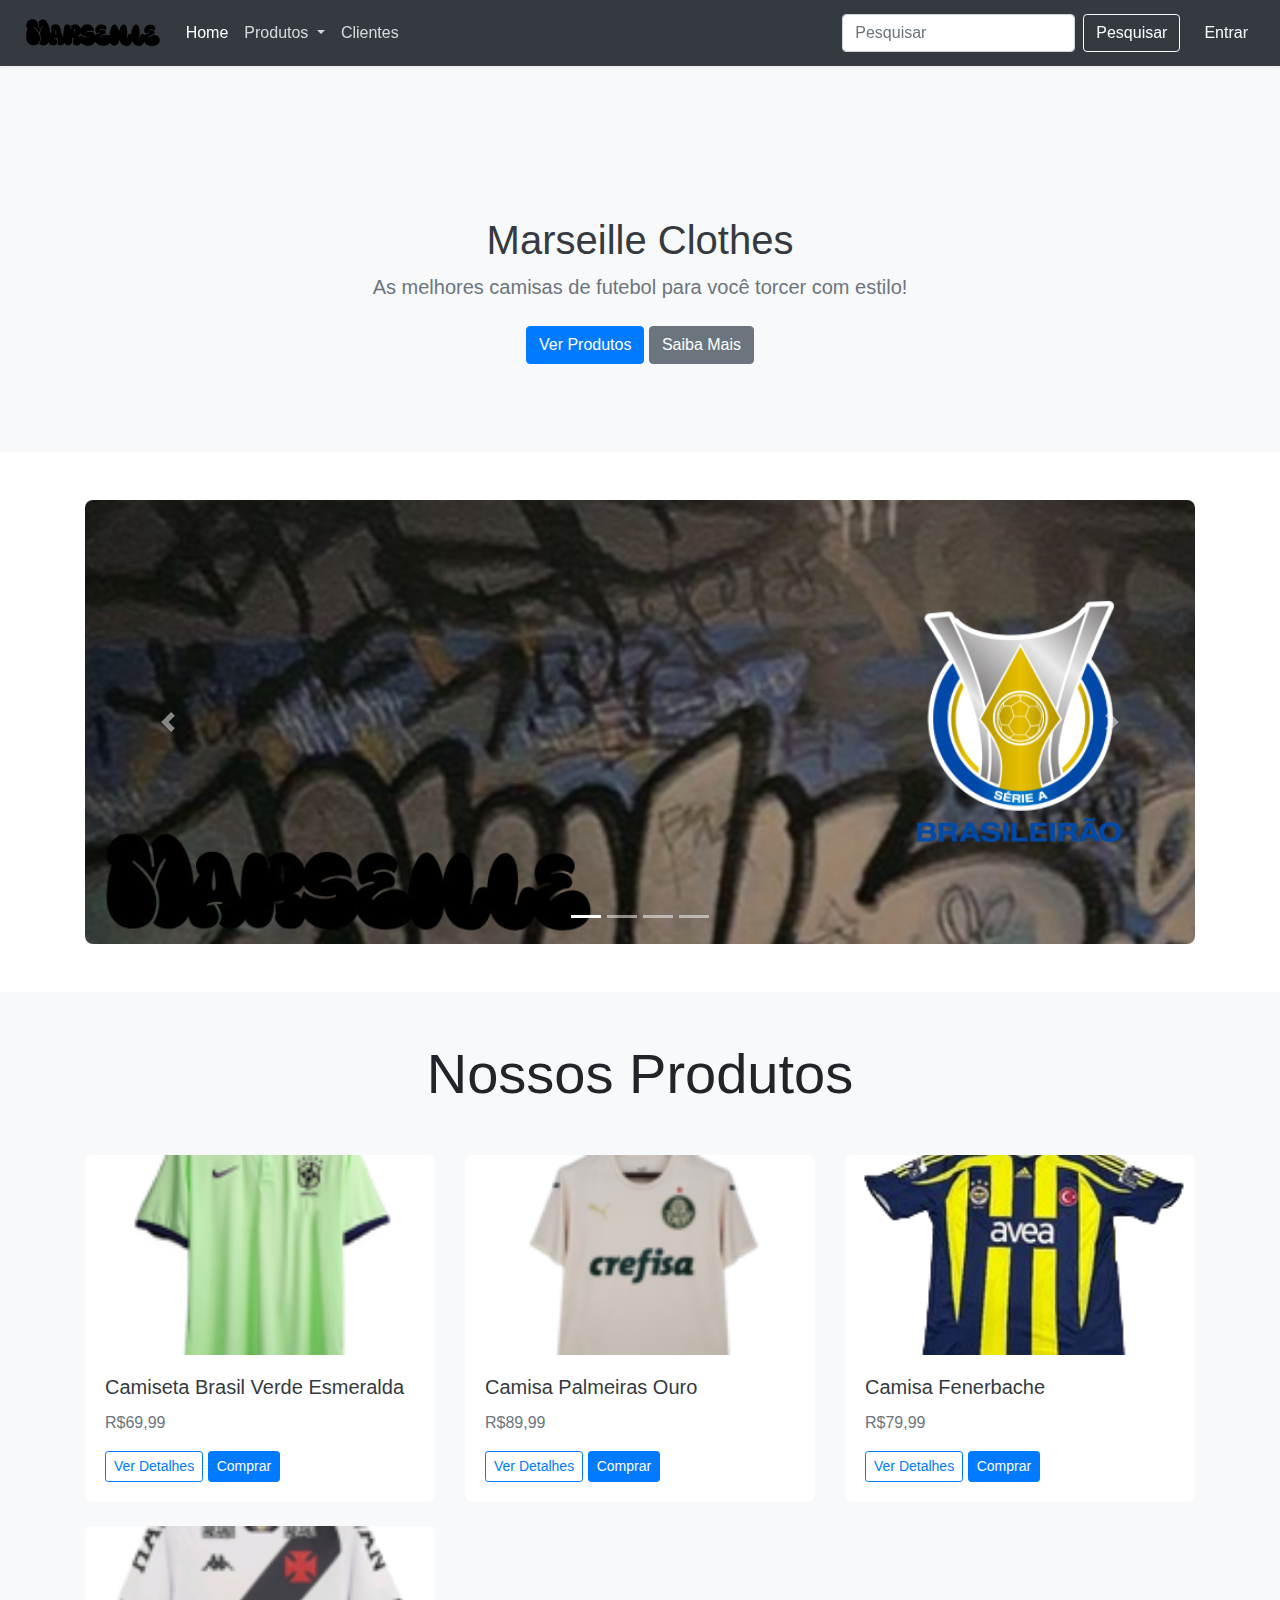
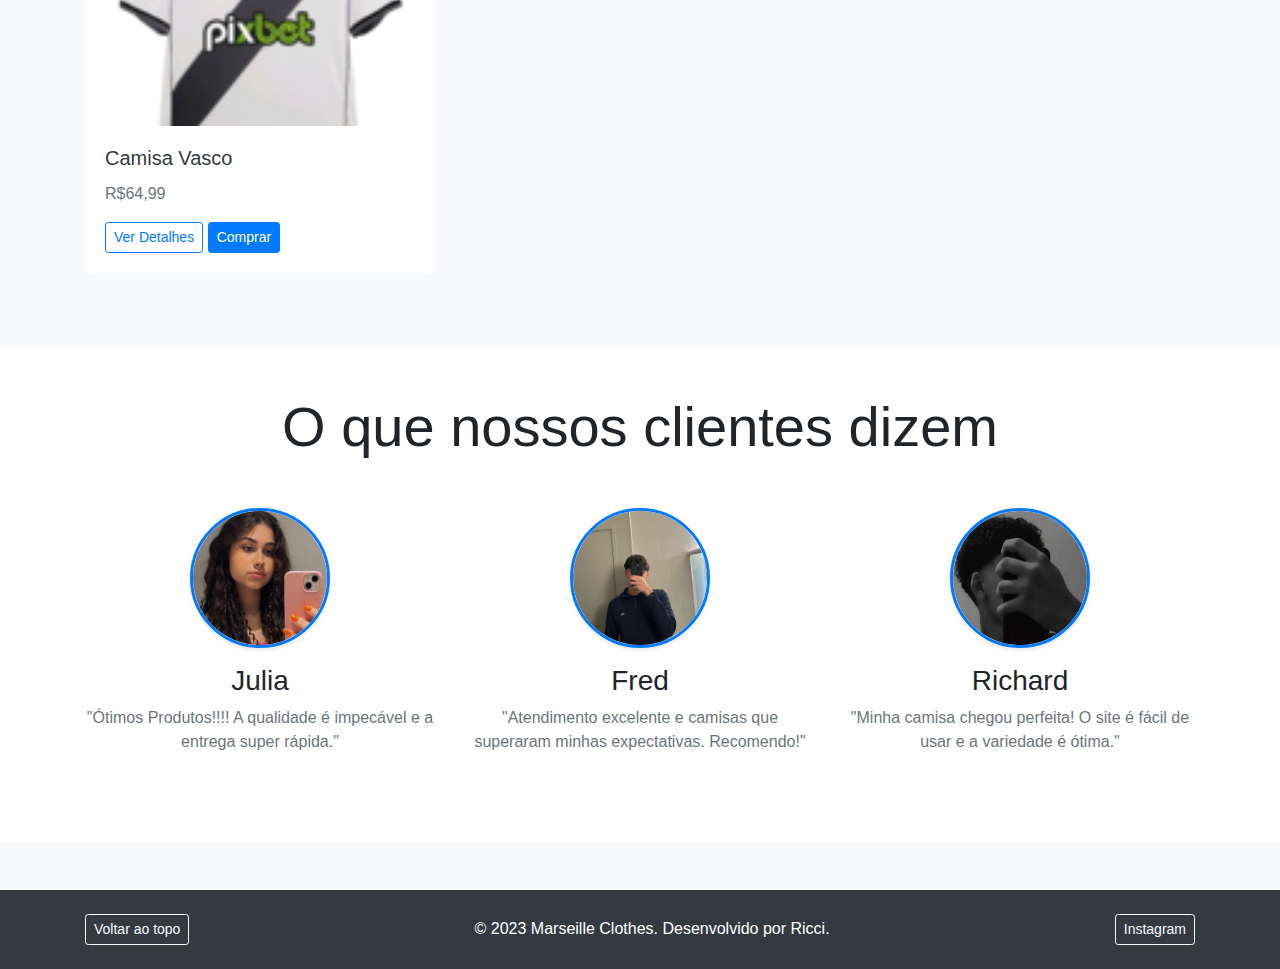
<file: loja_ricci/index.html>
<!DOCTYPE html>
<html lang="pt-br">
<head>
  <meta charset="utf-8">
  <meta name="viewport" content="width=device-width, initial-scale=1, shrink-to-fit=no">
  <link rel="stylesheet" href="https://stackpath.bootstrapcdn.com/bootstrap/4.1.3/css/bootstrap.min.css">
  <link rel="shortcut icon" href="fotos/icone.png" type="image/png">
  <link rel="stylesheet" href="index.css">
  <title>Marseille Clothes - Sua Loja de Camisas</title>
</head>

<body>
  <div id="topo"></div>
  <header>
    <nav class="navbar navbar-expand-lg navbar-dark bg-dark fixed-top"> <!-- Navbar escura e fixa no topo -->
      <a class="navbar-brand" href="index.html">
        <img src="fotos/marseille-removebg-preview.png" alt="Marseille Clothes" height="40"> <!-- Ajuste de altura -->
      </a>
      <button class="navbar-toggler" type="button" data-toggle="collapse" data-target="#conteudoNavbarSuportado"
        aria-controls="conteudoNavbarSuportado" aria-expanded="false" aria-label="Alterna navegação">
        <span class="navbar-toggler-icon"></span>
      </button>

      <div class="collapse navbar-collapse" id="conteudoNavbarSuportado">
        <ul class="navbar-nav mr-auto">
          <li class="nav-item active">
            <a class="nav-link" href="index.html">Home <span class="sr-only">(atual)</span></a>
          </li>
          <li class="nav-item dropdown">
            <a class="nav-link dropdown-toggle" href="#" id="navbarDropdown" role="button" data-toggle="dropdown"
              aria-haspopup="true" aria-expanded="false">
              Produtos
            </a>
            <div class="dropdown-menu" aria-labelledby="navbarDropdown">
              <a class="dropdown-item" href="produto1.html">Camisa Palmeiras</a>
              <div class="dropdown-divider"></div>
              <a class="dropdown-item" href="produto2.html">Camisa Fenerbache</a>
              <div class="dropdown-divider"></div>
              <a class="dropdown-item" href="produto3.html">Camisa Brasil</a>
              <div class="dropdown-divider"></div>
              <a class="dropdown-item" href="produto4.html">Camisa Vasco</a>
            </div>
          </li>
          <li class="nav-item">
            <a class="nav-link" href="#clientes">Clientes</a> <!-- Link para a seção de clientes -->
          </li>
        </ul>
        <form class="form-inline my-2 my-lg-0">
          <input class="form-control mr-sm-2" type="search" placeholder="Pesquisar" aria-label="Pesquisar">
          <button class="btn btn-outline-light my-2 my-sm-0" type="submit">Pesquisar</button>
          <a class="nav-link text-light ml-2" href="login.html">Entrar</a> <!-- Texto do link em branco -->
        </form>
      </div>
    </nav>
  </header>

  <main role="main" class="mt-5 pt-5"> <!-- Adiciona margem superior para a navbar fixa -->
    <section class="jumbotron text-center bg-light"> <!-- Seção de destaque -->
      <div class="container">
        <h1 class="jumbotron-heading">Marseille Clothes</h1>
        <p class="lead text-muted">As melhores camisas de futebol para você torcer com estilo!</p>
        <p>
          <a href="#produtos" class="btn btn-primary my-2">Ver Produtos</a>
          <a href="#" class="btn btn-secondary my-2">Saiba Mais</a>
        </p>
      </div>
    </section>

    <section class="py-5 bg-white"> <!-- Carrossel de banners -->
      <div class="container">
        <div id="carouselExampleIndicators" class="carousel slide" data-ride="carousel">
          <ol class="carousel-indicators">
            <li data-target="#carouselExampleIndicators" data-slide-to="0" class="active"></li>
            <li data-target="#carouselExampleIndicators" data-slide-to="1"></li>
            <li data-target="#carouselExampleIndicators" data-slide-to="2"></li>
            <li data-target="#carouselExampleIndicators" data-slide-to="3"></li>
          </ol>
          <div class="carousel-inner">
            <div class="carousel-item active">
              <img class="d-block w-100" src="fotos/banner1.png" alt="Primeiro Slide">
            </div>
            <div class="carousel-item">
              <img class="d-block w-100" src="fotos/banner2.png" alt="Segundo Slide">
            </div>
            <div class="carousel-item">
              <img class="d-block w-100" src="fotos/banner3.png" alt="Terceiro Slide">
            </div>
            <div class="carousel-item">
              <img class="d-block w-100" src="fotos/banner4.png" alt="Quarto Slide">
            </div>
          </div>
          <a class="carousel-control-prev" href="#carouselExampleIndicators" role="button" data-slide="prev">
            <span class="carousel-control-prev-icon" aria-hidden="true"></span>
            <span class="sr-only">Anterior</span>
          </a>
          <a class="carousel-control-next" href="#carouselExampleIndicators" role="button" data-slide="next">
            <span class="carousel-control-next-icon" aria-hidden="true"></span>
            <span class="sr-only">Próximo</span>
          </a>
        </div>
      </div>
    </section>

    <section id="produtos" class="py-5 bg-light"> <!-- Seção de produtos -->
      <div class="container">
        <h2 class="text-center mb-5 display-4">Nossos Produtos</h2>
        <div class="row">
          <div class="col-md-4 mb-4">
            <div class="card shadow-sm h-100">
              <img class="card-img-top" src="fotos/brasil (2).png" alt="Camiseta Brasil">
              <div class="card-body d-flex flex-column">
                <h5 class="card-title">Camiseta Brasil Verde Esmeralda</h5>
                <p class="card-text text-muted">R$69,99</p>
                <div class="mt-auto">
                  <a href="produto3.html" class="btn btn-sm btn-outline-primary">Ver Detalhes</a>
                  <a href="produto3.html" class="btn btn-sm btn-primary">Comprar</a>
                </div>
              </div>
            </div>
          </div>
          <div class="col-md-4 mb-4">
            <div class="card shadow-sm h-100">
              <img class="card-img-top" src="fotos/palmeiras.png" alt="Camisa Palmeiras">
              <div class="card-body d-flex flex-column">
                <h5 class="card-title">Camisa Palmeiras Ouro</h5>
                <p class="card-text text-muted">R$89,99</p>
                <div class="mt-auto">
                  <a href="produto1.html" class="btn btn-sm btn-outline-primary">Ver Detalhes</a>
                  <a href="produto1.html" class="btn btn-sm btn-primary">Comprar</a>
                </div>
              </div>
            </div>
          </div>
          <div class="col-md-4 mb-4">
            <div class="card shadow-sm h-100">
              <img class="card-img-top" src="fotos/fenerbache__1_-removebg-preview.png" alt="Camisa Fenerbache">
              <div class="card-body d-flex flex-column">
                <h5 class="card-title">Camisa Fenerbache</h5>
                <p class="card-text text-muted">R$79,99</p>
                <div class="mt-auto">
                  <a href="produto2.html" class="btn btn-sm btn-outline-primary">Ver Detalhes</a>
                  <a href="produto2.html" class="btn btn-sm btn-primary">Comprar</a>
                </div>
              </div>
            </div>
          </div>
          <div class="col-md-4 mb-4">
            <div class="card shadow-sm h-100">
              <img class="card-img-top" src="fotos/vasco.png" alt="Camisa Vasco">
              <div class="card-body d-flex flex-column">
                <h5 class="card-title">Camisa Vasco</h5>
                <p class="card-text text-muted">R$64,99</p>
                <div class="mt-auto">
                  <a href="produto4.html" class="btn btn-sm btn-outline-primary">Ver Detalhes</a>
                  <a href="produto4.html" class="btn btn-sm btn-primary">Comprar</a>
                </div>
              </div>
            </div>
          </div>
          <!-- Adicione mais produtos aqui se desejar -->
        </div>
      </div>
    </section>

    <section id="clientes" class="py-5 bg-white"> <!-- Seção de clientes -->
      <div class="container">
        <h2 class="text-center mb-5 display-4">O que nossos clientes dizem</h2>
        <div class="row text-center">
          <div class="col-md-4 mb-4">
            <img class="rounded-circle mb-3" src="fotos/julia.png" alt="Julia" width="140" height="140">
            <h3>Julia</h3>
            <p class="text-muted">"Ótimos Produtos!!!! A qualidade é impecável e a entrega super rápida."</p>
          </div>
          <div class="col-md-4 mb-4">
            <img class="rounded-circle mb-3" src="fotos/fred.png" alt="Fred" width="140" height="140">
            <h3>Fred</h3>
            <p class="text-muted">"Atendimento excelente e camisas que superaram minhas expectativas. Recomendo!"</p>
          </div>
          <div class="col-md-4 mb-4">
            <img class="rounded-circle mb-3" src="fotos/richard.png" alt="Richard" width="140" height="140">
            <h3>Richard</h3>
            <p class="text-muted">"Minha camisa chegou perfeita! O site é fácil de usar e a variedade é ótima."</p>
          </div>
        </div>
      </div>
    </section>
  </main>

  <footer class="bg-dark text-white py-4 mt-5"> <!-- Rodapé escuro -->
    <div class="container d-flex justify-content-between align-items-center">
      <a href="#topo" class="btn btn-sm btn-outline-light">Voltar ao topo</a>
      <p class="mb-0">&copy; 2023 Marseille Clothes. Desenvolvido por Ricci.</p>
      <a href="https://www.instagram.com/heitorriccii/" target="_blank" class="btn btn-sm btn-outline-light">Instagram</a>
    </div>
  </footer>

  <script src="https://code.jquery.com/jquery-3.3.1.slim.min.js"></script>
  <script src="https://cdnjs.cloudflare.com/ajax/libs/popper.js/1.14.3/umd/popper.min.js"></script>
  <script src="https://stackpath.bootstrapcdn.com/bootstrap/4.1.3/js/bootstrap.min.js"></script>
</body>
</html>
</file>
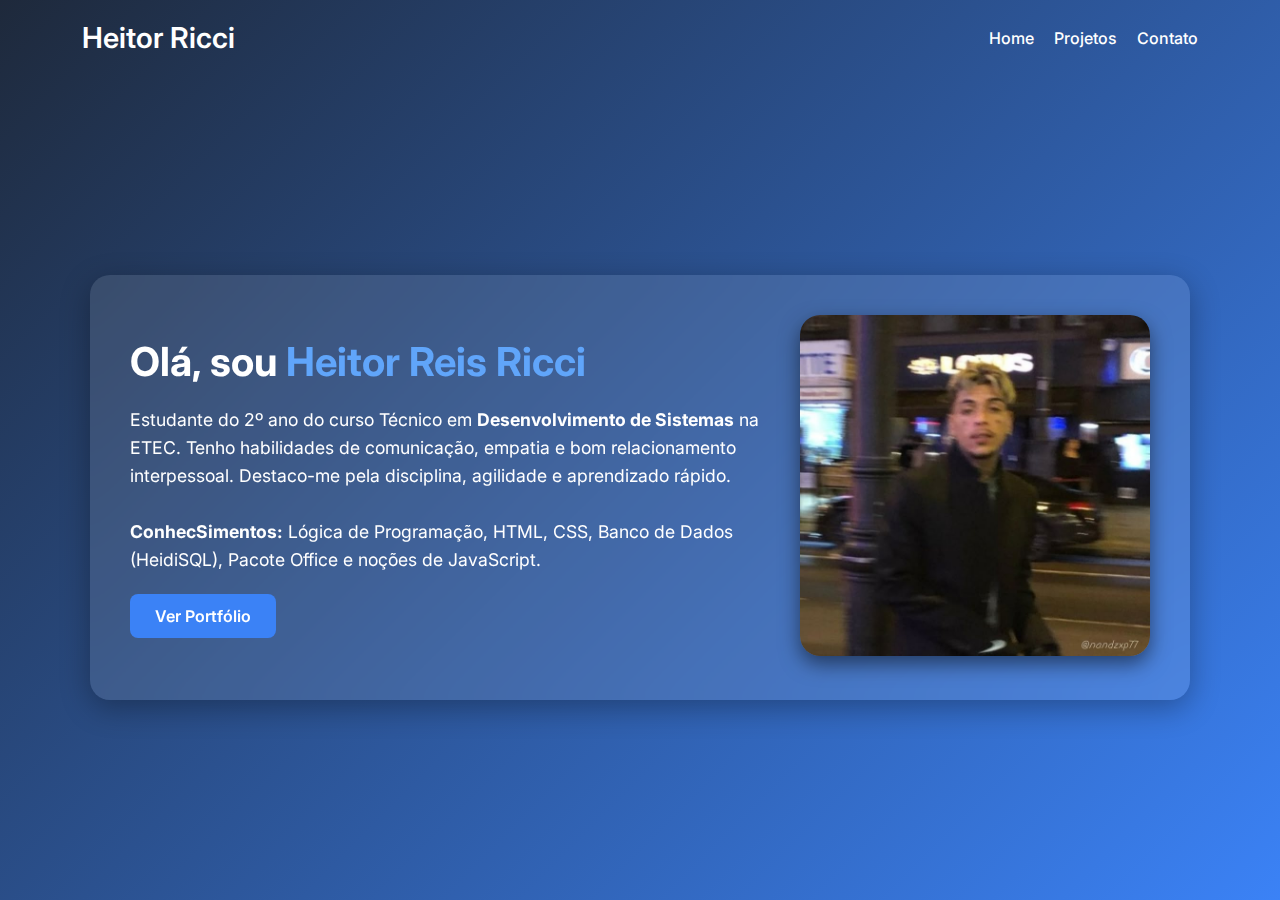
<file: Portifólio_Pro_ricci/index.html>
<!DOCTYPE html>
<html lang="pt-BR">
<head>
    <meta charset="UTF-8">
    <meta name="viewport" content="width=device-width, initial-scale=1.0">
    <title>Portfólio | Heitor Ricci</title>
    <link rel="stylesheet" href="style.css">
    <link href="https://fonts.googleapis.com/css2?family=Inter:wght@400;600&display=swap" rel="stylesheet">
</head>
<body>
    <header>
        <nav class="navbar">
            <div class="logo">Heitor Ricci</div>
            <ul class="nav-links">
                <li><a href="#">Home</a></li>
                <li><a href="#">Projetos</a></li>
                <li><a href="#">Contato</a></li>
            </ul>
        </nav>
    </header>

    <main class="container">
        <div class="content">
            <div class="text-section">
                <h1>Olá, sou <span>Heitor Reis Ricci</span></h1>
                <p>
                    Estudante do 2º ano do curso Técnico em <strong>Desenvolvimento de Sistemas</strong> na ETEC.
                    Tenho habilidades de comunicação, empatia e bom relacionamento interpessoal.
                    Destaco-me pela disciplina, agilidade e aprendizado rápido.
                    <br><br>
                    <strong>ConhecSimentos:</strong> Lógica de Programação, HTML, CSS, Banco de Dados (HeidiSQL),
                    Pacote Office e noções de JavaScript.
                </p>
                <a href="#" class="btn">Ver Portfólio</a>
            </div>
            <div class="image-section">
                <img src="Kevinft.jpg" alt="Foto de Heitor">
            </div>
        </div>
    </main>
</body>
</html>
</file>
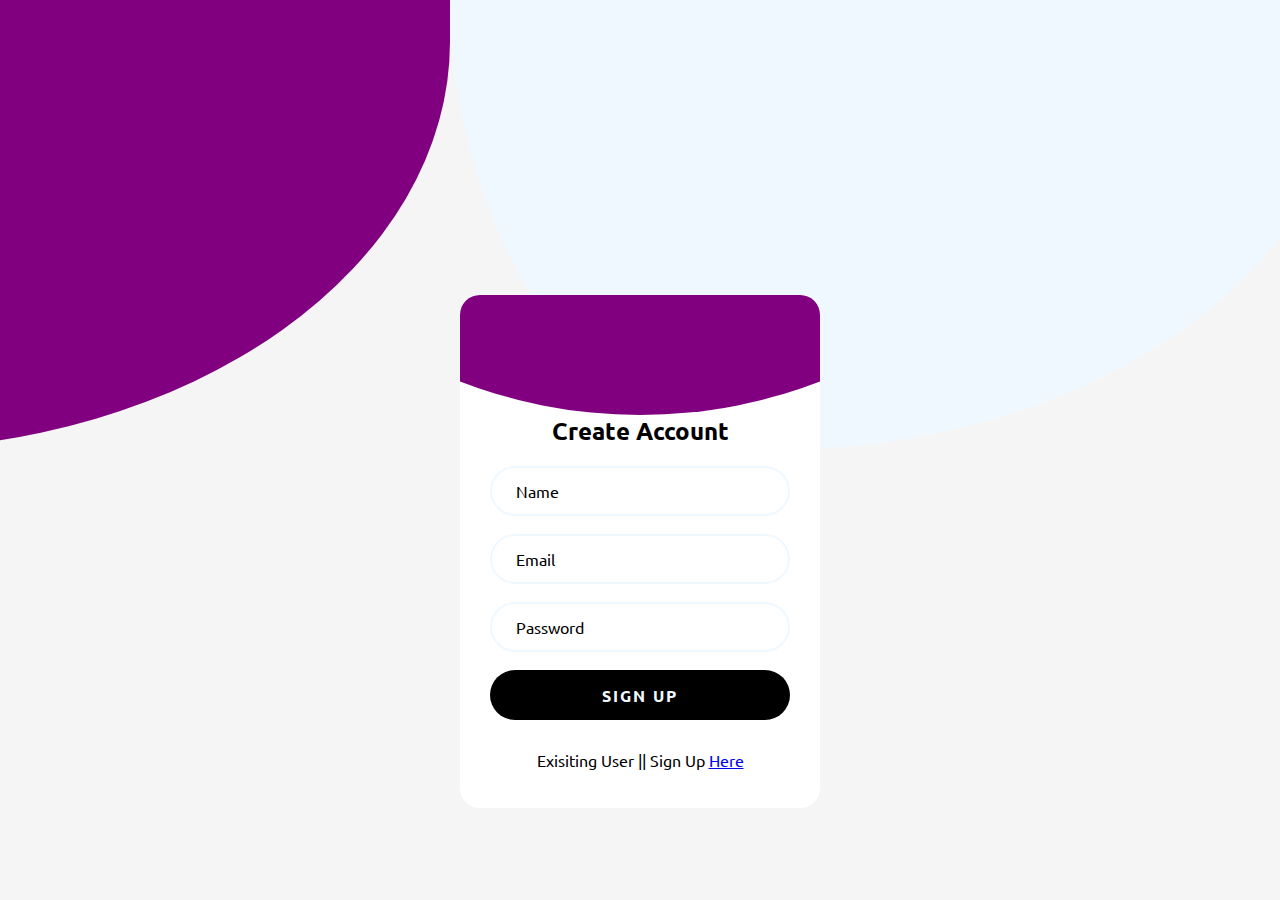
<file: SITEPRATICA/index.htm>
<!DOCTYPE html>
<html lang="en">
<head>
    <meta charset="UTF-8">
    <meta name="viewport" content="width=device-width, initial-scale=1.0">
    <link href='https://unpkg.com/boxicons@2.1.4/css/boxicons.min.css' rel='stylesheet'>
    <link rel="stylesheet" href="estilo.css">\
    <link rel="icon" type="image/png" href="file:///E:/SITEPRATICA/imgs/signup.png">


    <title>SIGN UP</title>
</head>
<body>
    <div class="circle"></div>
    <div class="card">
        <div class="logo">
            <i class='money-withdraw'></i>
            <h2>Create Account</h2>
            <form class="form">
            <input type="text" placeholder="Name">
            <input type="email" placeholder="Email">
            <input type="password" placeholder="Password">
            <button type="submit">SIGN UP</button>
            </form>
            <footer>
                Exisiting User ||  Sign Up
                <a href="#">Here</a>
            </footer>


        
            
            
        


        </div>
    </div>

    
</body>
</html>
</file>
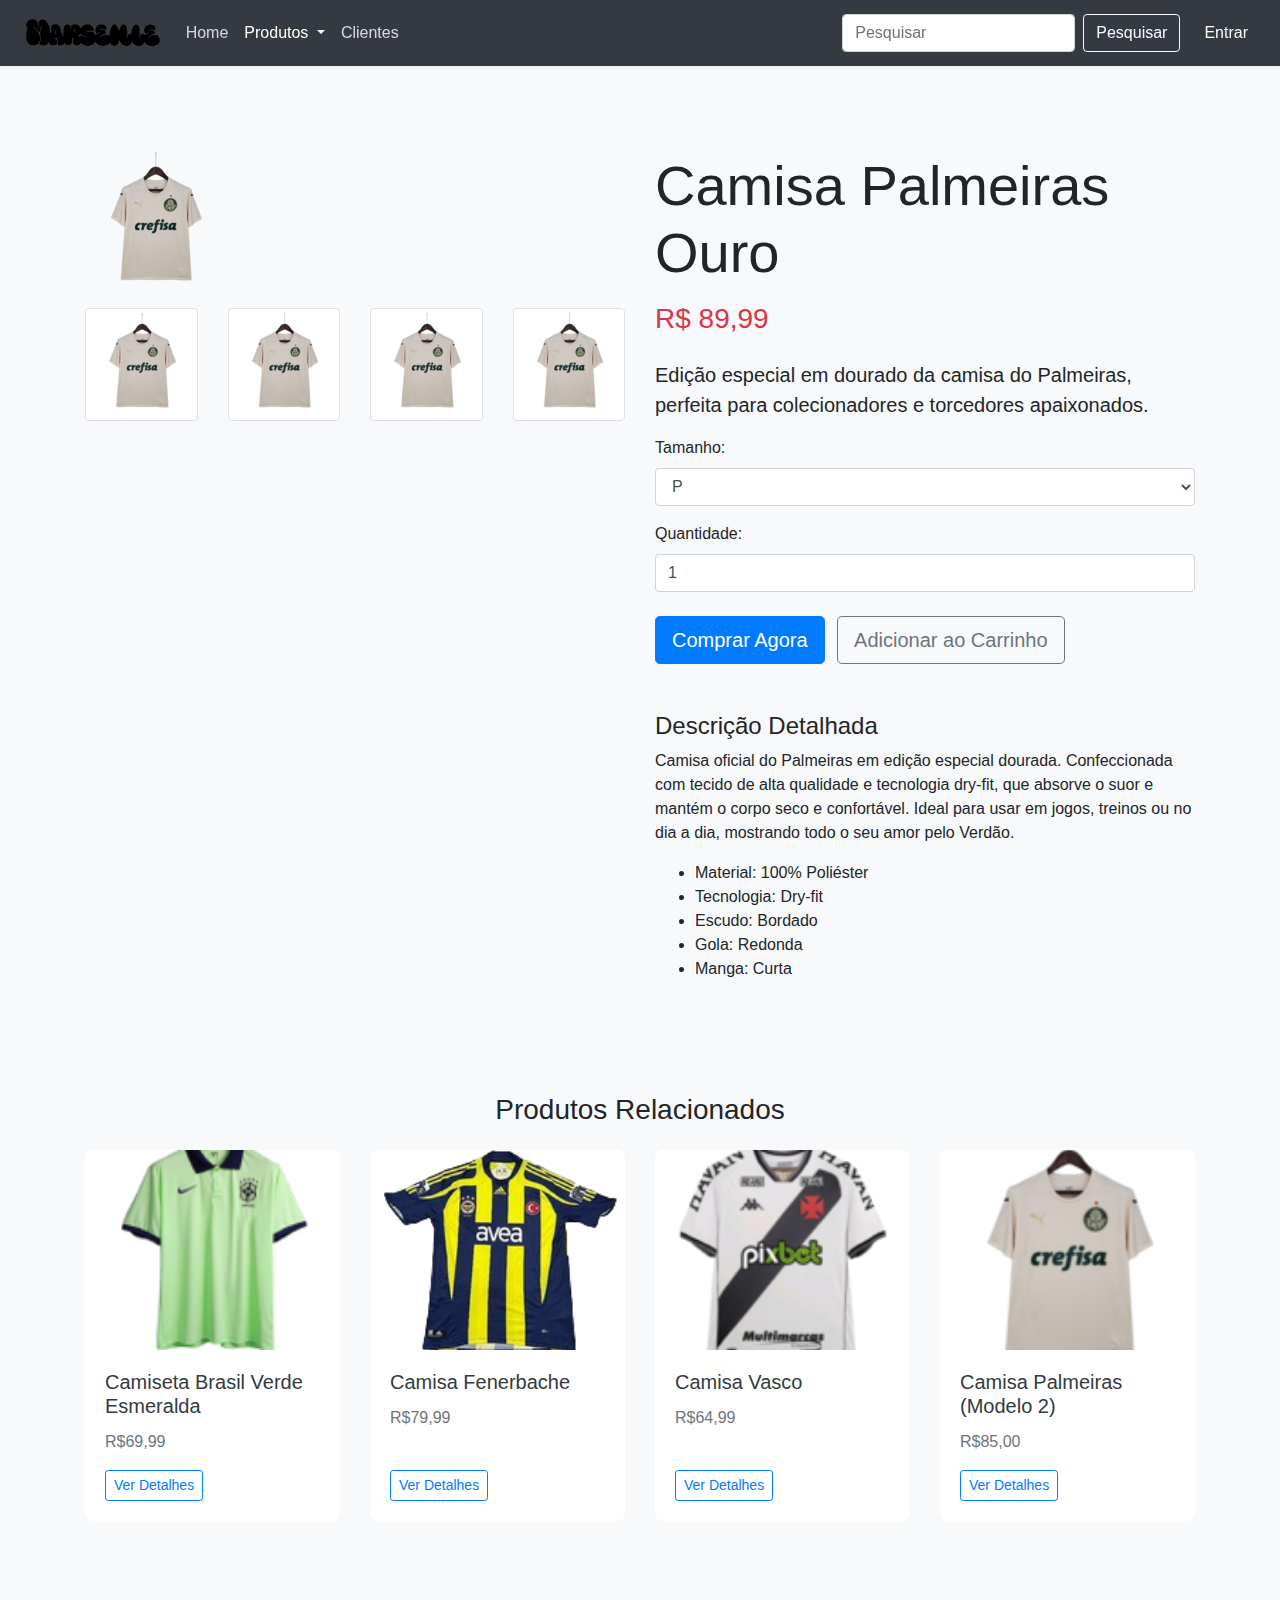
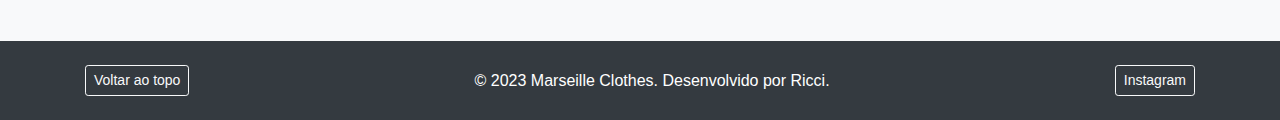
<file: loja_ricci/produto1.html>
<!DOCTYPE html>
<html lang="pt-br">
<head>
  <meta charset="utf-8">
  <meta name="viewport" content="width=device-width, initial-scale=1, shrink-to-fit=no">
  <link rel="stylesheet" href="https://stackpath.bootstrapcdn.com/bootstrap/4.1.3/css/bootstrap.min.css">
  <link rel="shortcut icon" href="fotos/icone.png" type="image/png">
  <link rel="stylesheet" href="index.css"> <!-- Mantém o mesmo CSS global -->
  <title>Camisa Palmeiras - Marseille Clothes</title>
</head>

<body>
  <div id="topo"></div>
  <header>
    <nav class="navbar navbar-expand-lg navbar-dark bg-dark fixed-top">
      <a class="navbar-brand" href="index.html">
        <img src="fotos/marseille-removebg-preview.png" alt="Marseille Clothes" height="40">
      </a>
      <button class="navbar-toggler" type="button" data-toggle="collapse" data-target="#conteudoNavbarSuportado"
        aria-controls="conteudoNavbarSuportado" aria-expanded="false" aria-label="Alterna navegação">
        <span class="navbar-toggler-icon"></span>
      </button>

      <div class="collapse navbar-collapse" id="conteudoNavbarSuportado">
        <ul class="navbar-nav mr-auto">
          <li class="nav-item">
            <a class="nav-link" href="index.html">Home</a>
          </li>
          <li class="nav-item dropdown active">
            <a class="nav-link dropdown-toggle" href="#" id="navbarDropdown" role="button" data-toggle="dropdown"
              aria-haspopup="true" aria-expanded="false">
              Produtos <span class="sr-only">(atual)</span>
            </a>
            <div class="dropdown-menu" aria-labelledby="navbarDropdown">
              <a class="dropdown-item" href="produto1.html">Camisa Palmeiras</a>
              <div class="dropdown-divider"></div>
              <a class="dropdown-item" href="produto2.html">Camisa Fenerbache</a>
              <div class="dropdown-divider"></div>
              <a class="dropdown-item" href="produto3.html">Camisa Brasil</a>
              <div class="dropdown-divider"></div>
              <a class="dropdown-item" href="produto4.html">Camisa Vasco</a>
            </div>
          </li>
          <li class="nav-item">
            <a class="nav-link" href="index.html#clientes">Clientes</a>
          </li>
        </ul>
        <form class="form-inline my-2 my-lg-0">
          <input class="form-control mr-sm-2" type="search" placeholder="Pesquisar" aria-label="Pesquisar">
          <button class="btn btn-outline-light my-2 my-sm-0" type="submit">Pesquisar</button>
          <a class="nav-link text-light ml-2" href="login.html">Entrar</a>
        </form>
      </div>
    </nav>
  </header>
  
  <main class="container my-5 pt-5">
    <div class="row">
      <div class="col-md-6">
        <img src="fotos/palmeiras.png" class="img-fluid rounded shadow-sm mb-3" alt="Camisa Palmeiras">
        <div class="row">
          <div class="col-3">
            <img src="fotos/palmeiras.png" class="img-thumbnail rounded" alt="Miniatura 1">
          </div>
          <div class="col-3">
            <img src="fotos/palmeiras.png" class="img-thumbnail rounded" alt="Miniatura 2">
          </div>
          <div class="col-3">
            <img src="fotos/palmeiras.png" class="img-thumbnail rounded" alt="Miniatura 3">
          </div>
          <div class="col-3">
            <img src="fotos/palmeiras.png" class="img-thumbnail rounded" alt="Miniatura 4">
          </div>
        </div>
      </div>
      <div class="col-md-6">
        <h1 class="display-4 mb-3">Camisa Palmeiras Ouro</h1>
        <h3 class="text-danger mb-4">R$ 89,99</h3>
        <p class="lead">Edição especial em dourado da camisa do Palmeiras, perfeita para colecionadores e torcedores apaixonados.</p>
        
        <div class="form-group">
          <label for="tamanho">Tamanho:</label>
          <select class="form-control" id="tamanho">
            <option>P</option>
            <option>M</option>
            <option>G</option>
            <option>GG</option>
          </select>
        </div>
        <div class="form-group">
          <label for="quantidade">Quantidade:</label>
          <input type="number" class="form-control" id="quantidade" value="1" min="1">
        </div>

        <div class="mt-4">
          <button class="btn btn-primary btn-lg mr-2">Comprar Agora</button>
          <button class="btn btn-outline-secondary btn-lg">Adicionar ao Carrinho</button>
        </div>
        
        <div class="mt-5">
          <h4>Descrição Detalhada</h4>
          <p>Camisa oficial do Palmeiras em edição especial dourada. Confeccionada com tecido de alta qualidade e tecnologia dry-fit, que absorve o suor e mantém o corpo seco e confortável. Ideal para usar em jogos, treinos ou no dia a dia, mostrando todo o seu amor pelo Verdão.</p>
          <ul>
            <li>Material: 100% Poliéster</li>
            <li>Tecnologia: Dry-fit</li>
            <li>Escudo: Bordado</li>
            <li>Gola: Redonda</li>
            <li>Manga: Curta</li>
          </ul>
        </div>
      </div>
    </div>

    <section class="my-5 py-5 bg-light rounded shadow-sm">
      <h3 class="text-center mb-4">Produtos Relacionados</h3>
      <div class="row">
        <div class="col-md-3 mb-4">
          <div class="card h-100">
            <img class="card-img-top" src="fotos/brasil (2).png" alt="Camiseta Brasil">
            <div class="card-body d-flex flex-column">
              <h5 class="card-title">Camiseta Brasil Verde Esmeralda</h5>
              <p class="card-text text-muted">R$69,99</p>
              <div class="mt-auto">
                <a href="produto3.html" class="btn btn-sm btn-outline-primary">Ver Detalhes</a>
              </div>
            </div>
          </div>
        </div>
        <div class="col-md-3 mb-4">
          <div class="card h-100">
            <img class="card-img-top" src="fotos/fenerbache__1_-removebg-preview.png" alt="Camisa Fenerbache">
            <div class="card-body d-flex flex-column">
              <h5 class="card-title">Camisa Fenerbache</h5>
              <p class="card-text text-muted">R$79,99</p>
              <div class="mt-auto">
                <a href="produto2.html" class="btn btn-sm btn-outline-primary">Ver Detalhes</a>
              </div>
            </div>
          </div>
        </div>
        <div class="col-md-3 mb-4">
          <div class="card h-100">
            <img class="card-img-top" src="fotos/vasco.png" alt="Camisa Vasco">
            <div class="card-body d-flex flex-column">
              <h5 class="card-title">Camisa Vasco</h5>
              <p class="card-text text-muted">R$64,99</p>
              <div class="mt-auto">
                <a href="produto4.html" class="btn btn-sm btn-outline-primary">Ver Detalhes</a>
              </div>
            </div>
          </div>
        </div>
        <div class="col-md-3 mb-4">
          <div class="card h-100">
            <img class="card-img-top" src="fotos/palmeiras.png" alt="Camisa Palmeiras (Outro Modelo)">
            <div class="card-body d-flex flex-column">
              <h5 class="card-title">Camisa Palmeiras (Modelo 2)</h5>
              <p class="card-text text-muted">R$85,00</p>
              <div class="mt-auto">
                <a href="produto1.html" class="btn btn-sm btn-outline-primary">Ver Detalhes</a>
              </div>
            </div>
          </div>
        </div>
      </div>
    </section>
  </main>

  <footer class="bg-dark text-white py-4 mt-5">
    <div class="container d-flex justify-content-between align-items-center">
      <a href="#topo" class="btn btn-sm btn-outline-light">Voltar ao topo</a>
      <p class="mb-0">&copy; 2023 Marseille Clothes. Desenvolvido por Ricci.</p>
      <a href="https://www.instagram.com/heitorriccii/" target="_blank" class="btn btn-sm btn-outline-light">Instagram</a>
    </div>
  </footer>

  <script src="https://code.jquery.com/jquery-3.3.1.slim.min.js"></script>
  <script src="https://cdnjs.cloudflare.com/ajax/libs/popper.js/1.14.3/umd/popper.min.js"></script>
  <script src="https://stackpath.bootstrapcdn.com/bootstrap/4.1.3/js/bootstrap.min.js"></script>
</body>
</html>
</file>
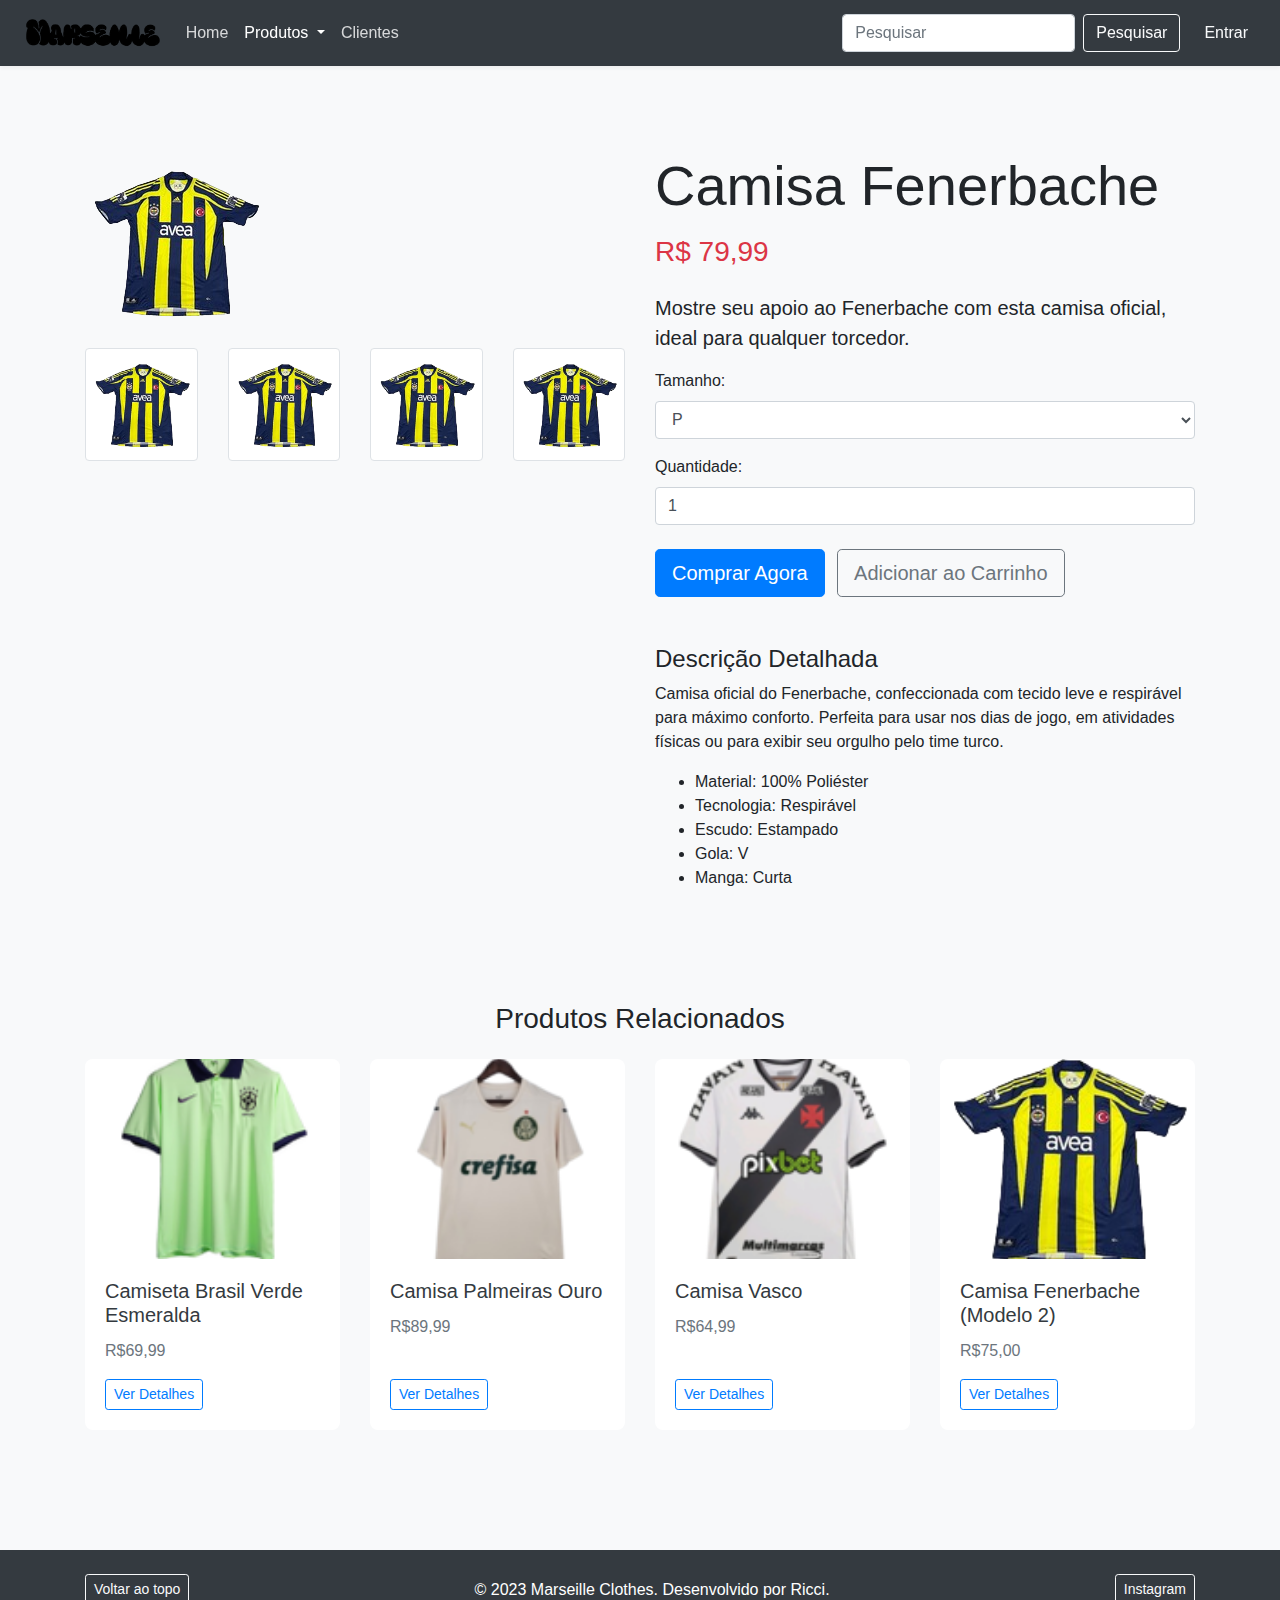
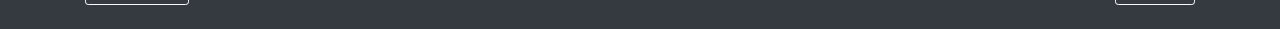
<file: loja_ricci/produto2.html>
<!DOCTYPE html>
<html lang="pt-br">
<head>
  <meta charset="utf-8">
  <meta name="viewport" content="width=device-width, initial-scale=1, shrink-to-fit=no">
  <link rel="stylesheet" href="https://stackpath.bootstrapcdn.com/bootstrap/4.1.3/css/bootstrap.min.css">
  <link rel="shortcut icon" href="fotos/icone.png" type="image/png">
  <link rel="stylesheet" href="index.css">
  <title>Camisa Fenerbache - Marseille Clothes</title>
</head>

<body>
  <div id="topo"></div>
  <header>
    <nav class="navbar navbar-expand-lg navbar-dark bg-dark fixed-top">
      <a class="navbar-brand" href="index.html">
        <img src="fotos/marseille-removebg-preview.png" alt="Marseille Clothes" height="40">
      </a>
      <button class="navbar-toggler" type="button" data-toggle="collapse" data-target="#conteudoNavbarSuportado"
        aria-controls="conteudoNavbarSuportado" aria-expanded="false" aria-label="Alterna navegação">
        <span class="navbar-toggler-icon"></span>
      </button>

      <div class="collapse navbar-collapse" id="conteudoNavbarSuportado">
        <ul class="navbar-nav mr-auto">
          <li class="nav-item">
            <a class="nav-link" href="index.html">Home</a>
          </li>
          <li class="nav-item dropdown active">
            <a class="nav-link dropdown-toggle" href="#" id="navbarDropdown" role="button" data-toggle="dropdown"
              aria-haspopup="true" aria-expanded="false">
              Produtos <span class="sr-only">(atual)</span>
            </a>
            <div class="dropdown-menu" aria-labelledby="navbarDropdown">
              <a class="dropdown-item" href="produto1.html">Camisa Palmeiras</a>
              <div class="dropdown-divider"></div>
              <a class="dropdown-item" href="produto2.html">Camisa Fenerbache</a>
              <div class="dropdown-divider"></div>
              <a class="dropdown-item" href="produto3.html">Camisa Brasil</a>
              <div class="dropdown-divider"></div>
              <a class="dropdown-item" href="produto4.html">Camisa Vasco</a>
            </div>
          </li>
          <li class="nav-item">
            <a class="nav-link" href="index.html#clientes">Clientes</a>
          </li>
        </ul>
        <form class="form-inline my-2 my-lg-0">
          <input class="form-control mr-sm-2" type="search" placeholder="Pesquisar" aria-label="Pesquisar">
          <button class="btn btn-outline-light my-2 my-sm-0" type="submit">Pesquisar</button>
          <a class="nav-link text-light ml-2" href="login.html">Entrar</a>
        </form>
      </div>
    </nav>
  </header>
  
  <main class="container my-5 pt-5">
    <div class="row">
      <div class="col-md-6">
        <img src="fotos/fenerbache__1_-removebg-preview.png" class="img-fluid rounded shadow-sm mb-3" alt="Camisa Fenerbache">
        <div class="row">
          <div class="col-3">
            <img src="fotos/fenerbache__1_-removebg-preview.png" class="img-thumbnail rounded" alt="Miniatura 1">
          </div>
          <div class="col-3">
            <img src="fotos/fenerbache__1_-removebg-preview.png" class="img-thumbnail rounded" alt="Miniatura 2">
          </div>
          <div class="col-3">
            <img src="fotos/fenerbache__1_-removebg-preview.png" class="img-thumbnail rounded" alt="Miniatura 3">
          </div>
          <div class="col-3">
            <img src="fotos/fenerbache__1_-removebg-preview.png" class="img-thumbnail rounded" alt="Miniatura 4">
          </div>
        </div>
      </div>
      <div class="col-md-6">
        <h1 class="display-4 mb-3">Camisa Fenerbache</h1>
        <h3 class="text-danger mb-4">R$ 79,99</h3>
        <p class="lead">Mostre seu apoio ao Fenerbache com esta camisa oficial, ideal para qualquer torcedor.</p>
        
        <div class="form-group">
          <label for="tamanho">Tamanho:</label>
          <select class="form-control" id="tamanho">
            <option>P</option>
            <option>M</option>
            <option>G</option>
            <option>GG</option>
          </select>
        </div>
        <div class="form-group">
          <label for="quantidade">Quantidade:</label>
          <input type="number" class="form-control" id="quantidade" value="1" min="1">
        </div>

        <div class="mt-4">
          <button class="btn btn-primary btn-lg mr-2">Comprar Agora</button>
          <button class="btn btn-outline-secondary btn-lg">Adicionar ao Carrinho</button>
        </div>
        
        <div class="mt-5">
          <h4>Descrição Detalhada</h4>
          <p>Camisa oficial do Fenerbache, confeccionada com tecido leve e respirável para máximo conforto. Perfeita para usar nos dias de jogo, em atividades físicas ou para exibir seu orgulho pelo time turco.</p>
          <ul>
            <li>Material: 100% Poliéster</li>
            <li>Tecnologia: Respirável</li>
            <li>Escudo: Estampado</li>
            <li>Gola: V</li>
            <li>Manga: Curta</li>
          </ul>
        </div>
      </div>
    </div>

    <section class="my-5 py-5 bg-light rounded shadow-sm">
      <h3 class="text-center mb-4">Produtos Relacionados</h3>
      <div class="row">
        <div class="col-md-3 mb-4">
          <div class="card h-100">
            <img class="card-img-top" src="fotos/brasil (2).png" alt="Camiseta Brasil">
            <div class="card-body d-flex flex-column">
              <h5 class="card-title">Camiseta Brasil Verde Esmeralda</h5>
              <p class="card-text text-muted">R$69,99</p>
              <div class="mt-auto">
                <a href="produto3.html" class="btn btn-sm btn-outline-primary">Ver Detalhes</a>
              </div>
            </div>
          </div>
        </div>
        <div class="col-md-3 mb-4">
          <div class="card h-100">
            <img class="card-img-top" src="fotos/palmeiras.png" alt="Camisa Palmeiras">
            <div class="card-body d-flex flex-column">
              <h5 class="card-title">Camisa Palmeiras Ouro</h5>
              <p class="card-text text-muted">R$89,99</p>
              <div class="mt-auto">
                <a href="produto1.html" class="btn btn-sm btn-outline-primary">Ver Detalhes</a>
              </div>
            </div>
          </div>
        </div>
        <div class="col-md-3 mb-4">
          <div class="card h-100">
            <img class="card-img-top" src="fotos/vasco.png" alt="Camisa Vasco">
            <div class="card-body d-flex flex-column">
              <h5 class="card-title">Camisa Vasco</h5>
              <p class="card-text text-muted">R$64,99</p>
              <div class="mt-auto">
                <a href="produto4.html" class="btn btn-sm btn-outline-primary">Ver Detalhes</a>
              </div>
            </div>
          </div>
        </div>
        <div class="col-md-3 mb-4">
          <div class="card h-100">
            <img class="card-img-top" src="fotos/fenerbache__1_-removebg-preview.png" alt="Camisa Fenerbache (Outro Modelo)">
            <div class="card-body d-flex flex-column">
              <h5 class="card-title">Camisa Fenerbache (Modelo 2)</h5>
              <p class="card-text text-muted">R$75,00</p>
              <div class="mt-auto">
                <a href="produto2.html" class="btn btn-sm btn-outline-primary">Ver Detalhes</a>
              </div>
            </div>
          </div>
        </div>
      </div>
    </section>
  </main>

  <footer class="bg-dark text-white py-4 mt-5">
    <div class="container d-flex justify-content-between align-items-center">
      <a href="#topo" class="btn btn-sm btn-outline-light">Voltar ao topo</a>
      <p class="mb-0">&copy; 2023 Marseille Clothes. Desenvolvido por Ricci.</p>
      <a href="https://www.instagram.com/heitorriccii/" target="_blank" class="btn btn-sm btn-outline-light">Instagram</a>
    </div>
  </footer>

  <script src="https://code.jquery.com/jquery-3.3.1.slim.min.js"></script>
  <script src="https://cdnjs.cloudflare.com/ajax/libs/popper.js/1.14.3/umd/popper.min.js"></script>
  <script src="https://stackpath.bootstrapcdn.com/bootstrap/4.1.3/js/bootstrap.min.js"></script>
</body>
</html>
</file>
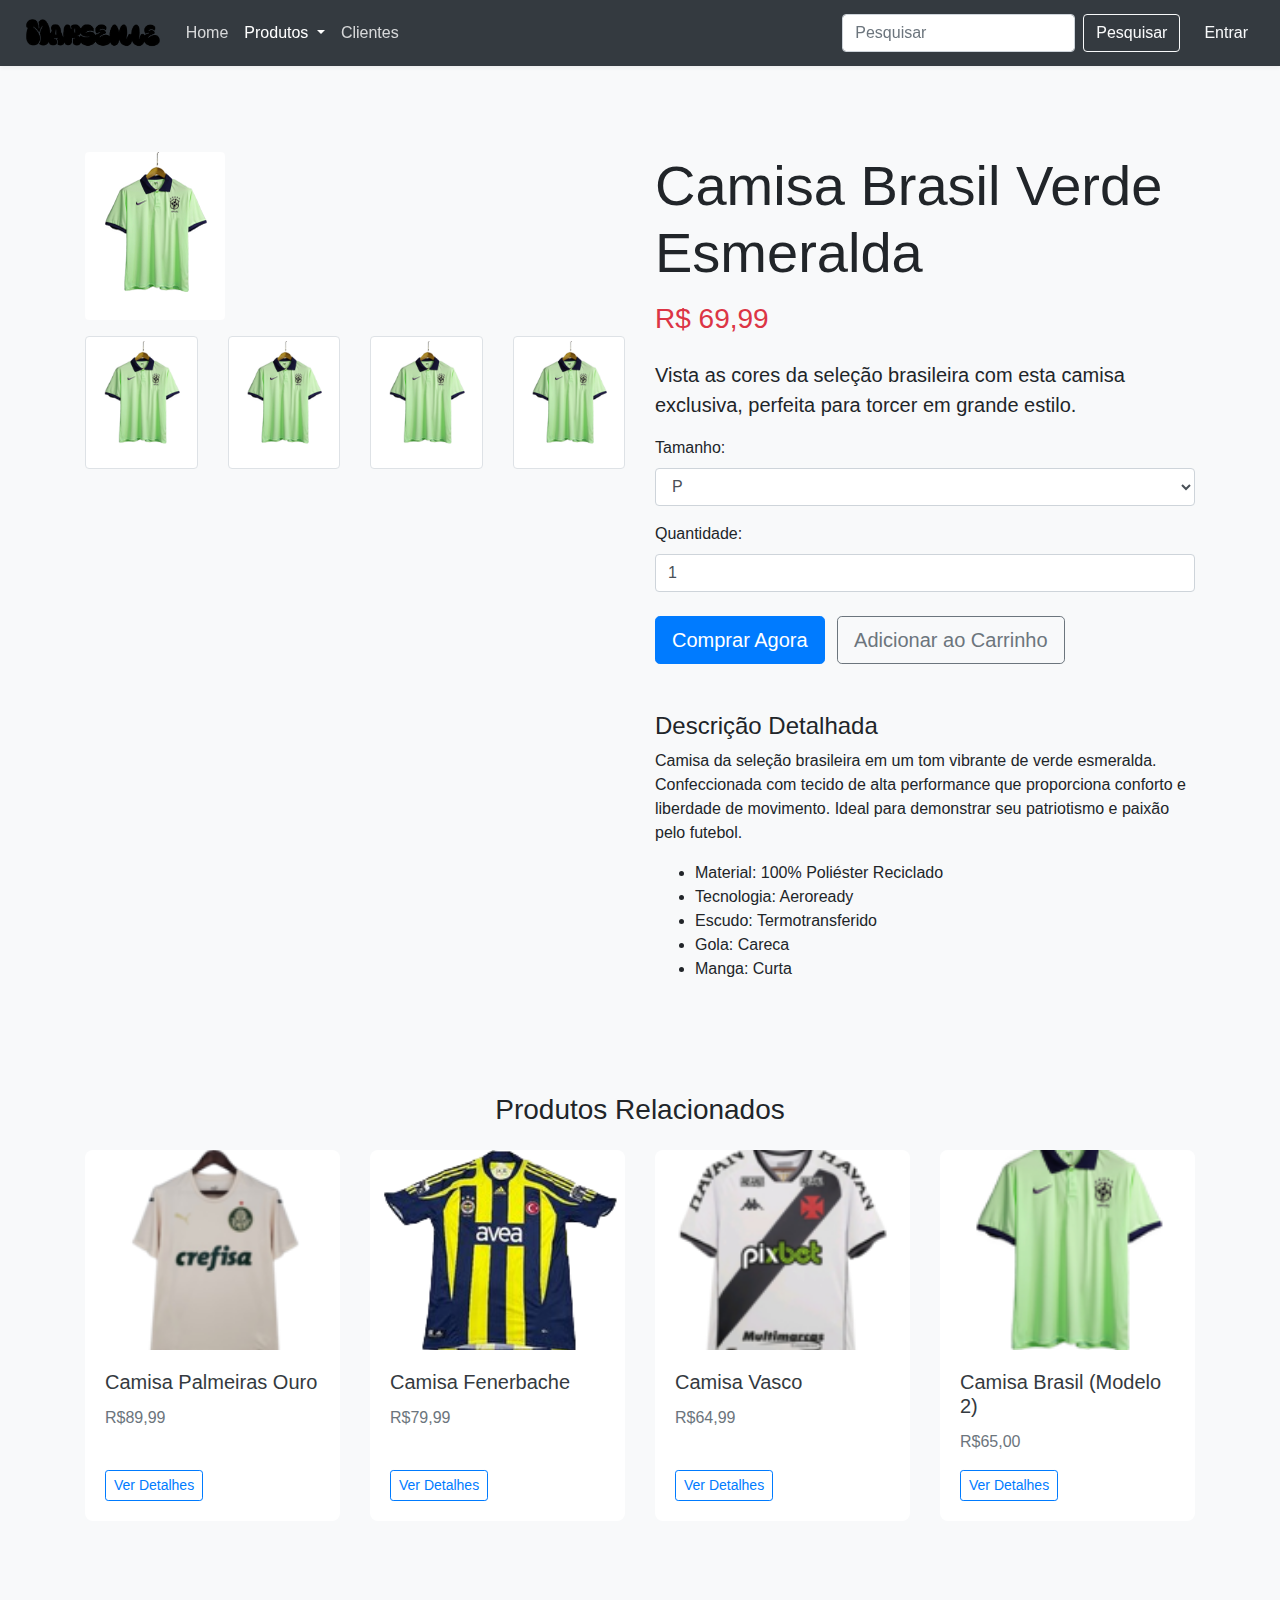
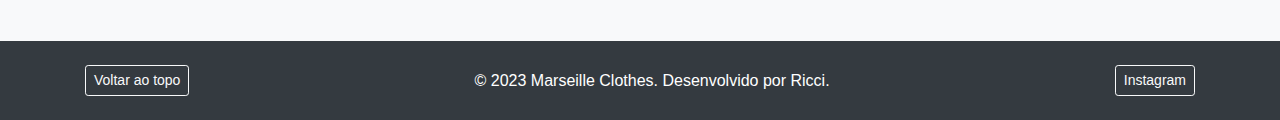
<file: loja_ricci/produto3.html>
<!DOCTYPE html>
<html lang="pt-br">
<head>
  <meta charset="utf-8">
  <meta name="viewport" content="width=device-width, initial-scale=1, shrink-to-fit=no">
  <link rel="stylesheet" href="https://stackpath.bootstrapcdn.com/bootstrap/4.1.3/css/bootstrap.min.css">
  <link rel="shortcut icon" href="fotos/icone.png" type="image/png">
  <link rel="stylesheet" href="index.css">
  <title>Camisa Brasil - Marseille Clothes</title>
</head>

<body>
  <div id="topo"></div>
  <header>
    <nav class="navbar navbar-expand-lg navbar-dark bg-dark fixed-top">
      <a class="navbar-brand" href="index.html">
        <img src="fotos/marseille-removebg-preview.png" alt="Marseille Clothes" height="40">
      </a>
      <button class="navbar-toggler" type="button" data-toggle="collapse" data-target="#conteudoNavbarSuportado"
        aria-controls="conteudoNavbarSuportado" aria-expanded="false" aria-label="Alterna navegação">
        <span class="navbar-toggler-icon"></span>
      </button>

      <div class="collapse navbar-collapse" id="conteudoNavbarSuportado">
        <ul class="navbar-nav mr-auto">
          <li class="nav-item">
            <a class="nav-link" href="index.html">Home</a>
          </li>
          <li class="nav-item dropdown active">
            <a class="nav-link dropdown-toggle" href="#" id="navbarDropdown" role="button" data-toggle="dropdown"
              aria-haspopup="true" aria-expanded="false">
              Produtos <span class="sr-only">(atual)</span>
            </a>
            <div class="dropdown-menu" aria-labelledby="navbarDropdown">
              <a class="dropdown-item" href="produto1.html">Camisa Palmeiras</a>
              <div class="dropdown-divider"></div>
              <a class="dropdown-item" href="produto2.html">Camisa Fenerbache</a>
              <div class="dropdown-divider"></div>
              <a class="dropdown-item" href="produto3.html">Camisa Brasil</a>
              <div class="dropdown-divider"></div>
              <a class="dropdown-item" href="produto4.html">Camisa Vasco</a>
            </div>
          </li>
          <li class="nav-item">
            <a class="nav-link" href="index.html#clientes">Clientes</a>
          </li>
        </ul>
        <form class="form-inline my-2 my-lg-0">
          <input class="form-control mr-sm-2" type="search" placeholder="Pesquisar" aria-label="Pesquisar">
          <button class="btn btn-outline-light my-2 my-sm-0" type="submit">Pesquisar</button>
          <a class="nav-link text-light ml-2" href="login.html">Entrar</a>
        </form>
      </div>
    </nav>
  </header>
  
  <main class="container my-5 pt-5">
    <div class="row">
      <div class="col-md-6">
        <img src="fotos/brasil (2).png" class="img-fluid rounded shadow-sm mb-3" alt="Camisa Brasil">
        <div class="row">
          <div class="col-3">
            <img src="fotos/brasil (2).png" class="img-thumbnail rounded" alt="Miniatura 1">
          </div>
          <div class="col-3">
            <img src="fotos/brasil (2).png" class="img-thumbnail rounded" alt="Miniatura 2">
          </div>
          <div class="col-3">
            <img src="fotos/brasil (2).png" class="img-thumbnail rounded" alt="Miniatura 3">
          </div>
          <div class="col-3">
            <img src="fotos/brasil (2).png" class="img-thumbnail rounded" alt="Miniatura 4">
          </div>
        </div>
      </div>
      <div class="col-md-6">
        <h1 class="display-4 mb-3">Camisa Brasil Verde Esmeralda</h1>
        <h3 class="text-danger mb-4">R$ 69,99</h3>
        <p class="lead">Vista as cores da seleção brasileira com esta camisa exclusiva, perfeita para torcer em grande estilo.</p>
        
        <div class="form-group">
          <label for="tamanho">Tamanho:</label>
          <select class="form-control" id="tamanho">
            <option>P</option>
            <option>M</option>
            <option>G</option>
            <option>GG</option>
          </select>
        </div>
        <div class="form-group">
          <label for="quantidade">Quantidade:</label>
          <input type="number" class="form-control" id="quantidade" value="1" min="1">
        </div>

        <div class="mt-4">
          <button class="btn btn-primary btn-lg mr-2">Comprar Agora</button>
          <button class="btn btn-outline-secondary btn-lg">Adicionar ao Carrinho</button>
        </div>
        
        <div class="mt-5">
          <h4>Descrição Detalhada</h4>
          <p>Camisa da seleção brasileira em um tom vibrante de verde esmeralda. Confeccionada com tecido de alta performance que proporciona conforto e liberdade de movimento. Ideal para demonstrar seu patriotismo e paixão pelo futebol.</p>
          <ul>
            <li>Material: 100% Poliéster Reciclado</li>
            <li>Tecnologia: Aeroready</li>
            <li>Escudo: Termotransferido</li>
            <li>Gola: Careca</li>
            <li>Manga: Curta</li>
          </ul>
        </div>
      </div>
    </div>

    <section class="my-5 py-5 bg-light rounded shadow-sm">
      <h3 class="text-center mb-4">Produtos Relacionados</h3>
      <div class="row">
        <div class="col-md-3 mb-4">
          <div class="card h-100">
            <img class="card-img-top" src="fotos/palmeiras.png" alt="Camisa Palmeiras">
            <div class="card-body d-flex flex-column">
              <h5 class="card-title">Camisa Palmeiras Ouro</h5>
              <p class="card-text text-muted">R$89,99</p>
              <div class="mt-auto">
                <a href="produto1.html" class="btn btn-sm btn-outline-primary">Ver Detalhes</a>
              </div>
            </div>
          </div>
        </div>
        <div class="col-md-3 mb-4">
          <div class="card h-100">
            <img class="card-img-top" src="fotos/fenerbache__1_-removebg-preview.png" alt="Camisa Fenerbache">
            <div class="card-body d-flex flex-column">
              <h5 class="card-title">Camisa Fenerbache</h5>
              <p class="card-text text-muted">R$79,99</p>
              <div class="mt-auto">
                <a href="produto2.html" class="btn btn-sm btn-outline-primary">Ver Detalhes</a>
              </div>
            </div>
          </div>
        </div>
        <div class="col-md-3 mb-4">
          <div class="card h-100">
            <img class="card-img-top" src="fotos/vasco.png" alt="Camisa Vasco">
            <div class="card-body d-flex flex-column">
              <h5 class="card-title">Camisa Vasco</h5>
              <p class="card-text text-muted">R$64,99</p>
              <div class="mt-auto">
                <a href="produto4.html" class="btn btn-sm btn-outline-primary">Ver Detalhes</a>
              </div>
            </div>
          </div>
        </div>
        <div class="col-md-3 mb-4">
          <div class="card h-100">
            <img class="card-img-top" src="fotos/brasil (2).png" alt="Camisa Brasil (Outro Modelo)">
            <div class="card-body d-flex flex-column">
              <h5 class="card-title">Camisa Brasil (Modelo 2)</h5>
              <p class="card-text text-muted">R$65,00</p>
              <div class="mt-auto">
                <a href="produto3.html" class="btn btn-sm btn-outline-primary">Ver Detalhes</a>
              </div>
            </div>
          </div>
        </div>
      </div>
    </section>
  </main>

  <footer class="bg-dark text-white py-4 mt-5">
    <div class="container d-flex justify-content-between align-items-center">
      <a href="#topo" class="btn btn-sm btn-outline-light">Voltar ao topo</a>
      <p class="mb-0">&copy; 2023 Marseille Clothes. Desenvolvido por Ricci.</p>
      <a href="https://www.instagram.com/heitorriccii/" target="_blank" class="btn btn-sm btn-outline-light">Instagram</a>
    </div>
  </footer>

  <script src="https://code.jquery.com/jquery-3.3.1.slim.min.js"></script>
  <script src="https://cdnjs.cloudflare.com/ajax/libs/popper.js/1.14.3/umd/popper.min.js"></script>
  <script src="https://stackpath.bootstrapcdn.com/bootstrap/4.1.3/js/bootstrap.min.js"></script>
</body>
</html>
</file>
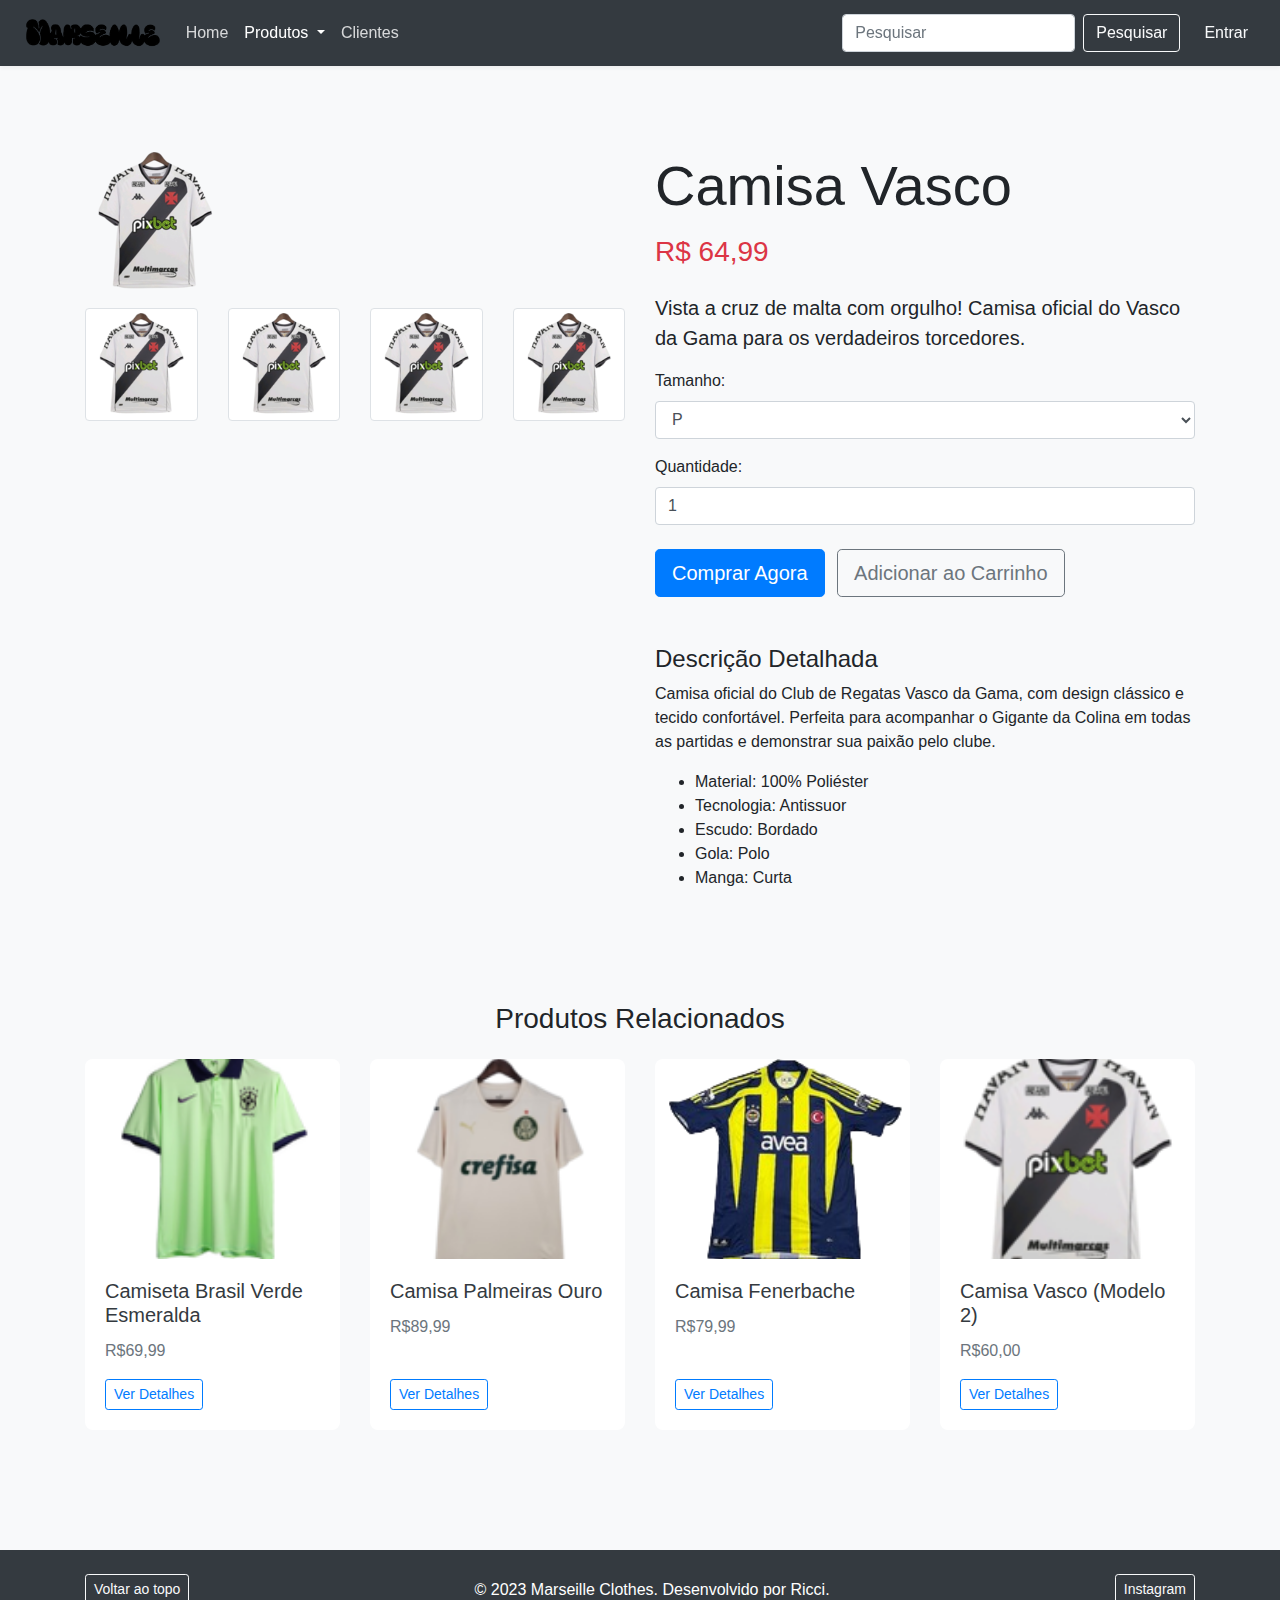
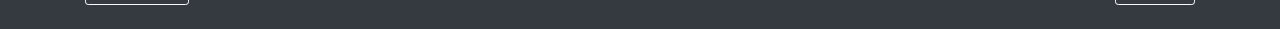
<file: loja_ricci/produto4.html>
<!DOCTYPE html>
<html lang="pt-br">
<head>
  <meta charset="utf-8">
  <meta name="viewport" content="width=device-width, initial-scale=1, shrink-to-fit=no">
  <link rel="stylesheet" href="https://stackpath.bootstrapcdn.com/bootstrap/4.1.3/css/bootstrap.min.css">
  <link rel="shortcut icon" href="fotos/icone.png" type="image/png">
  <link rel="stylesheet" href="index.css">
  <title>Camisa Vasco - Marseille Clothes</title>
</head>

<body>
  <div id="topo"></div>
  <header>
    <nav class="navbar navbar-expand-lg navbar-dark bg-dark fixed-top">
      <a class="navbar-brand" href="index.html">
        <img src="fotos/marseille-removebg-preview.png" alt="Marseille Clothes" height="40">
      </a>
      <button class="navbar-toggler" type="button" data-toggle="collapse" data-target="#conteudoNavbarSuportado"
        aria-controls="conteudoNavbarSuportado" aria-expanded="false" aria-label="Alterna navegação">
        <span class="navbar-toggler-icon"></span>
      </button>

      <div class="collapse navbar-collapse" id="conteudoNavbarSuportado">
        <ul class="navbar-nav mr-auto">
          <li class="nav-item">
            <a class="nav-link" href="index.html">Home</a>
          </li>
          <li class="nav-item dropdown active">
            <a class="nav-link dropdown-toggle" href="#" id="navbarDropdown" role="button" data-toggle="dropdown"
              aria-haspopup="true" aria-expanded="false">
              Produtos <span class="sr-only">(atual)</span>
            </a>
            <div class="dropdown-menu" aria-labelledby="navbarDropdown">
              <a class="dropdown-item" href="produto1.html">Camisa Palmeiras</a>
              <div class="dropdown-divider"></div>
              <a class="dropdown-item" href="produto2.html">Camisa Fenerbache</a>
              <div class="dropdown-divider"></div>
              <a class="dropdown-item" href="produto3.html">Camisa Brasil</a>
              <div class="dropdown-divider"></div>
              <a class="dropdown-item" href="produto4.html">Camisa Vasco</a>
            </div>
          </li>
          <li class="nav-item">
            <a class="nav-link" href="index.html#clientes">Clientes</a>
          </li>
        </ul>
        <form class="form-inline my-2 my-lg-0">
          <input class="form-control mr-sm-2" type="search" placeholder="Pesquisar" aria-label="Pesquisar">
          <button class="btn btn-outline-light my-2 my-sm-0" type="submit">Pesquisar</button>
          <a class="nav-link text-light ml-2" href="login.html">Entrar</a>
        </form>
      </div>
    </nav>
  </header>
  
  <main class="container my-5 pt-5">
    <div class="row">
      <div class="col-md-6">
        <img src="fotos/vasco.png" class="img-fluid rounded shadow-sm mb-3" alt="Camisa Vasco">
        <div class="row">
          <div class="col-3">
            <img src="fotos/vasco.png" class="img-thumbnail rounded" alt="Miniatura 1">
          </div>
          <div class="col-3">
            <img src="fotos/vasco.png" class="img-thumbnail rounded" alt="Miniatura 2">
          </div>
          <div class="col-3">
            <img src="fotos/vasco.png" class="img-thumbnail rounded" alt="Miniatura 3">
          </div>
          <div class="col-3">
            <img src="fotos/vasco.png" class="img-thumbnail rounded" alt="Miniatura 4">
          </div>
        </div>
      </div>
      <div class="col-md-6">
        <h1 class="display-4 mb-3">Camisa Vasco</h1>
        <h3 class="text-danger mb-4">R$ 64,99</h3>
        <p class="lead">Vista a cruz de malta com orgulho! Camisa oficial do Vasco da Gama para os verdadeiros torcedores.</p>
        
        <div class="form-group">
          <label for="tamanho">Tamanho:</label>
          <select class="form-control" id="tamanho">
            <option>P</option>
            <option>M</option>
            <option>G</option>
            <option>GG</option>
          </select>
        </div>
        <div class="form-group">
          <label for="quantidade">Quantidade:</label>
          <input type="number" class="form-control" id="quantidade" value="1" min="1">
        </div>

        <div class="mt-4">
          <button class="btn btn-primary btn-lg mr-2">Comprar Agora</button>
          <button class="btn btn-outline-secondary btn-lg">Adicionar ao Carrinho</button>
        </div>
        
        <div class="mt-5">
          <h4>Descrição Detalhada</h4>
          <p>Camisa oficial do Club de Regatas Vasco da Gama, com design clássico e tecido confortável. Perfeita para acompanhar o Gigante da Colina em todas as partidas e demonstrar sua paixão pelo clube.</p>
          <ul>
            <li>Material: 100% Poliéster</li>
            <li>Tecnologia: Antissuor</li>
            <li>Escudo: Bordado</li>
            <li>Gola: Polo</li>
            <li>Manga: Curta</li>
          </ul>
        </div>
      </div>
    </div>

    <section class="my-5 py-5 bg-light rounded shadow-sm">
      <h3 class="text-center mb-4">Produtos Relacionados</h3>
      <div class="row">
        <div class="col-md-3 mb-4">
          <div class="card h-100">
            <img class="card-img-top" src="fotos/brasil (2).png" alt="Camiseta Brasil">
            <div class="card-body d-flex flex-column">
              <h5 class="card-title">Camiseta Brasil Verde Esmeralda</h5>
              <p class="card-text text-muted">R$69,99</p>
              <div class="mt-auto">
                <a href="produto3.html" class="btn btn-sm btn-outline-primary">Ver Detalhes</a>
              </div>
            </div>
          </div>
        </div>
        <div class="col-md-3 mb-4">
          <div class="card h-100">
            <img class="card-img-top" src="fotos/palmeiras.png" alt="Camisa Palmeiras">
            <div class="card-body d-flex flex-column">
              <h5 class="card-title">Camisa Palmeiras Ouro</h5>
              <p class="card-text text-muted">R$89,99</p>
              <div class="mt-auto">
                <a href="produto1.html" class="btn btn-sm btn-outline-primary">Ver Detalhes</a>
              </div>
            </div>
          </div>
        </div>
        <div class="col-md-3 mb-4">
          <div class="card h-100">
            <img class="card-img-top" src="fotos/fenerbache__1_-removebg-preview.png" alt="Camisa Fenerbache">
            <div class="card-body d-flex flex-column">
              <h5 class="card-title">Camisa Fenerbache</h5>
              <p class="card-text text-muted">R$79,99</p>
              <div class="mt-auto">
                <a href="produto2.html" class="btn btn-sm btn-outline-primary">Ver Detalhes</a>
              </div>
            </div>
          </div>
        </div>
        <div class="col-md-3 mb-4">
          <div class="card h-100">
            <img class="card-img-top" src="fotos/vasco.png" alt="Camisa Vasco (Outro Modelo)">
            <div class="card-body d-flex flex-column">
              <h5 class="card-title">Camisa Vasco (Modelo 2)</h5>
              <p class="card-text text-muted">R$60,00</p>
              <div class="mt-auto">
                <a href="produto4.html" class="btn btn-sm btn-outline-primary">Ver Detalhes</a>
              </div>
            </div>
          </div>
        </div>
      </div>
    </section>
  </main>

  <footer class="bg-dark text-white py-4 mt-5">
    <div class="container d-flex justify-content-between align-items-center">
      <a href="#topo" class="btn btn-sm btn-outline-light">Voltar ao topo</a>
      <p class="mb-0">&copy; 2023 Marseille Clothes. Desenvolvido por Ricci.</p>
      <a href="https://www.instagram.com/heitorriccii/" target="_blank" class="btn btn-sm btn-outline-light">Instagram</a>
    </div>
  </footer>

  <script src="https://code.jquery.com/jquery-3.3.1.slim.min.js"></script>
  <script src="https://cdnjs.cloudflare.com/ajax/libs/popper.js/1.14.3/umd/popper.min.js"></script>
  <script src="https://stackpath.bootstrapcdn.com/bootstrap/4.1.3/js/bootstrap.min.js"></script>
</body>
</html>
</file>
<file: loja_ricci/index.css>
body {
    font-family: 'Segoe UI', Roboto, 'Helvetica Neue', Arial, sans-serif; /* Fonte mais moderna */
    background-color: #f8f9fa; /* Fundo claro padrão */
    color: #212529; /* Cor de texto principal */
    padding-top: 56px; /* Espaço para a navbar fixa */
}

/* Navbar */
.navbar {
    box-shadow: 0 2px 4px rgba(0,0,0,.05); /* Sombra sutil */
}
.navbar-brand img {
    height: 40px; /* Ajuste de altura para o logo */
}
.navbar-dark .navbar-nav .nav-link {
    color: rgba(255,255,255,.8); /* Cor do texto do link na navbar escura */
}
.navbar-dark .navbar-nav .nav-link:hover,
.navbar-dark .navbar-nav .nav-link.active {
    color: #ffffff; /* Cor do texto do link ao passar o mouse/ativo */
}

/* Jumbotron (Seção de Destaque) */
.jumbotron {
    background-color: #e9ecef; /* Um cinza mais claro para o jumbotron */
    padding: 4rem 2rem;
    margin-bottom: 0; /* Remove margem inferior padrão */
}
.jumbotron-heading {
    font-weight: 300; /* Fonte mais leve */
    color: #343a40;
}

/* Carrossel */
.carousel-item img {
    border-radius: .5rem; /* Cantos arredondados */
    box-shadow: 0 4px 8px rgba(0,0,0,.1); /* Sombra para destaque */
}

/* Cards de Produto */
.card {
    border: none; /* Remove borda padrão */
    border-radius: .5rem; /* Cantos arredondados */
    transition: transform 0.2s ease-in-out, box-shadow 0.2s ease-in-out;
}

.card:hover {
    transform: translateY(-5px); /* Efeito de levantar */
    box-shadow: 0 8px 16px rgba(0,0,0,.15); /* Sombra mais pronunciada */
}

.card-img-top {
    border-top-left-radius: .5rem;
    border-top-right-radius: .5rem;
    height: 200px; /* Altura fixa para as imagens dos cards */
    object-fit: cover; /* Garante que a imagem cubra a área sem distorcer */
}

.card-body {
    padding: 1.25rem;
}

.card-title {
    font-size: 1.25rem;
    font-weight: 500;
    color: #343a40;
}

.card-text {
    font-size: 1rem;
    color: #6c757d;
}

/* Botões */
.btn-primary {
    background-color: #007bff;
    border-color: #007bff;
    transition: background-color 0.2s ease-in-out, border-color 0.2s ease-in-out;
}
.btn-primary:hover {
    background-color: #0056b3;
    border-color: #0056b3;
}

.btn-outline-primary {
    color: #007bff;
    border-color: #007bff;
}
.btn-outline-primary:hover {
    background-color: #007bff;
    color: #fff;
}

/* Seção de Clientes */
#clientes .rounded-circle {
    border: 3px solid #007bff; /* Borda colorida para as fotos dos clientes */
    box-shadow: 0 2px 4px rgba(0,0,0,.1);
}

/* Rodapé */
footer {
    background-color: #343a40; /* Fundo escuro */
    color: #f8f9fa; /* Texto claro */
}
footer a {
    color: #ffffff; /* Links brancos */
    text-decoration: none;
}
footer a:hover {
    color: #cccccc;
}

/* Utilitários */
.display-4 {
    font-weight: 300;
}
</file>
<file: Portifólio_Pro_ricci/style.css>
@import url('https://fonts.googleapis.com/css2?family=Inter:wght@400;600&display=swap');

* {
    margin: 0;
    padding: 0;
    box-sizing: border-box;
    font-family: 'Inter', sans-serif;
}

body {
    background: linear-gradient(135deg, #1e293b, #3b82f6);
    color: #fff;
    min-height: 100vh;
    display: flex;
    flex-direction: column;
}

header {
    width: 100%;
    padding: 20px;
    display: flex;
    justify-content: center;
}

.navbar {
    width: 90%;
    max-width: 1200px;
    display: flex;
    justify-content: space-between;
    align-items: center;
}

.logo {
    font-size: 1.8rem;
    font-weight: 600;
}

.nav-links {
    list-style: none;
    display: flex;
    gap: 20px;
}

.nav-links a {
    text-decoration: none;
    color: #fff;
    font-weight: 500;
    transition: color 0.3s;
}

.nav-links a:hover {
    color: #60a5fa;
}

/* Main Section */
.container {
    display: flex;
    justify-content: center;
    align-items: center;
    flex: 1;
    padding: 40px;
}

.content {
    display: flex;
    justify-content: space-between;
    align-items: center;
    max-width: 1100px;
    width: 100%;
    background: rgba(255, 255, 255, 0.1);
    backdrop-filter: blur(12px);
    padding: 40px;
    border-radius: 20px;
    gap: 40px;
    box-shadow: 0 8px 30px rgba(0, 0, 0, 0.3);
}

.text-section {
    flex: 1;
}

.text-section h1 {
    font-size: 2.5rem;
    margin-bottom: 20px;
}

.text-section h1 span {
    color: #60a5fa;
}

.text-section p {
    font-size: 1.1rem;
    line-height: 1.6;
    margin-bottom: 20px;
}

.btn {
    display: inline-block;
    padding: 12px 25px;
    background: #3b82f6;
    color: #fff;
    font-size: 1rem;
    font-weight: 600;
    border-radius: 8px;
    text-decoration: none;
    transition: all 0.3s ease;
}

.btn:hover {
    background: #2563eb;
}


.image-section img {
    max-width: 350px;
    border-radius: 20px;
    box-shadow: 0 8px 20px rgba(0, 0, 0, 0.5);
}

@media (max-width: 900px) {
    .content {
        flex-direction: column;
        text-align: center;
    }
    .image-section img {
        max-width: 250px;
    }
}
</file>
<file: SITEPRATICA/estilo.css>
@import url('https://fonts.googleapis.com/css2?family=Ubuntu:ital,wght@0,300;0,400;0,500;0,700;1,300;1,400;1,500;1,700&display=swap');

*{
    box-sizing: border-box;
}

html{
    height: 100%;
}
body{
    height: 100%;
    display: grid;
    place-items: center;
    margin: 0;
    padding: 0,32px;
    background: whitesmoke;
    font-family: "Ubuntu";
    animation: rotate 6s infinite alternate linear;
}
.circle{
    position: fixed;
    top: -50vmin;
    left: -50vmin;
    width: 100vmin;
    height: 100vmin;
    border-radius: 47% 53% 69% 39% / 45% 51% 49% 55%;
    background-color: purple;
}
.circle::after{
    content: "";
    position: inherit;
    right: 50vmin;
    left: 50vmin;
    width: inherit;
    height: inherit;
    border-radius: inherit;
    background: aliceblue;
}
.card{
    overflow: hidden;
    position: relative;
    z-index: 3;
    width: 100%;
    margin: 0 20px;
    padding: 100px 30px 38px;
    border-radius: 1.25rem;
    background: #fff;
    text-align: center;
    box-shadow: 0 100px 100px rgb(0, 0, 0 / 10%);
}
.card::before{
    content: "";
    position: absolute;
    background: purple;
    top: -880px;
    left: 50%;
    width: 1000px;
    height: 1000px;
    border-radius: 50%;
    translate: -50% 0;
}
card.logo{
    position:absolute;
    display: flex;
    align-items: center;
    justify-content: center;
    border-radius: 50%;
    background-color: #fff;
    height: 64px;
    width: 64px;
    top: 30px;
    left: 50%;
    translate: -50% 0 ;
}
.card.logo i{
    font-size: 50px;
    color: black;
    font-weight: 500;
}
.card>h2{
    font-size: 22px;
    font-weight: 400;
    margin: 0 0 30px;
    color: dimgray;
}
.form{
    margin: 0 0 30px;
    display: grid;
    gap: 18px;
}
.form>input, .form>button{
    width: 100%;
    height: 50px;
    border-radius: 28px;
}
.form>input{
    border: 2px solid aliceblue;
    font-family: inherit;
    font-size: 16px;
    padding: 0 24px;
    color: darkorchid;
    transition: all 0.375s;
}
.form>input:hover{
    border: 2px solid black;
}
.form>input::placeholder{
    color: black;
}
.form>button{
    cursor: pointer;
    width: 100%;
    height: 50px;
    padding: 0 16px;
    background: black;
    color: aliceblue;
    border: 0;
    font-family: inherit;
    font-size: 1rem;
    font-weight: 600;
    text-align: center;
    letter-spacing: 2px;
    transition: all 0.375s;
}

.form>button:hover{
    color: #fff;
    background: grey;
}

.card>footer{
    color: grey;
}
.card>footer{
    color:blue;
    transition: all 0.375s;
}
.card>footer>a:hover{
    color: aliceblue;
}
@media(width >=500px){
    bodt{
        padding: -0;  
    }
    .card{
        margin: 0;
        width: 360px;

    }
}
</file>
